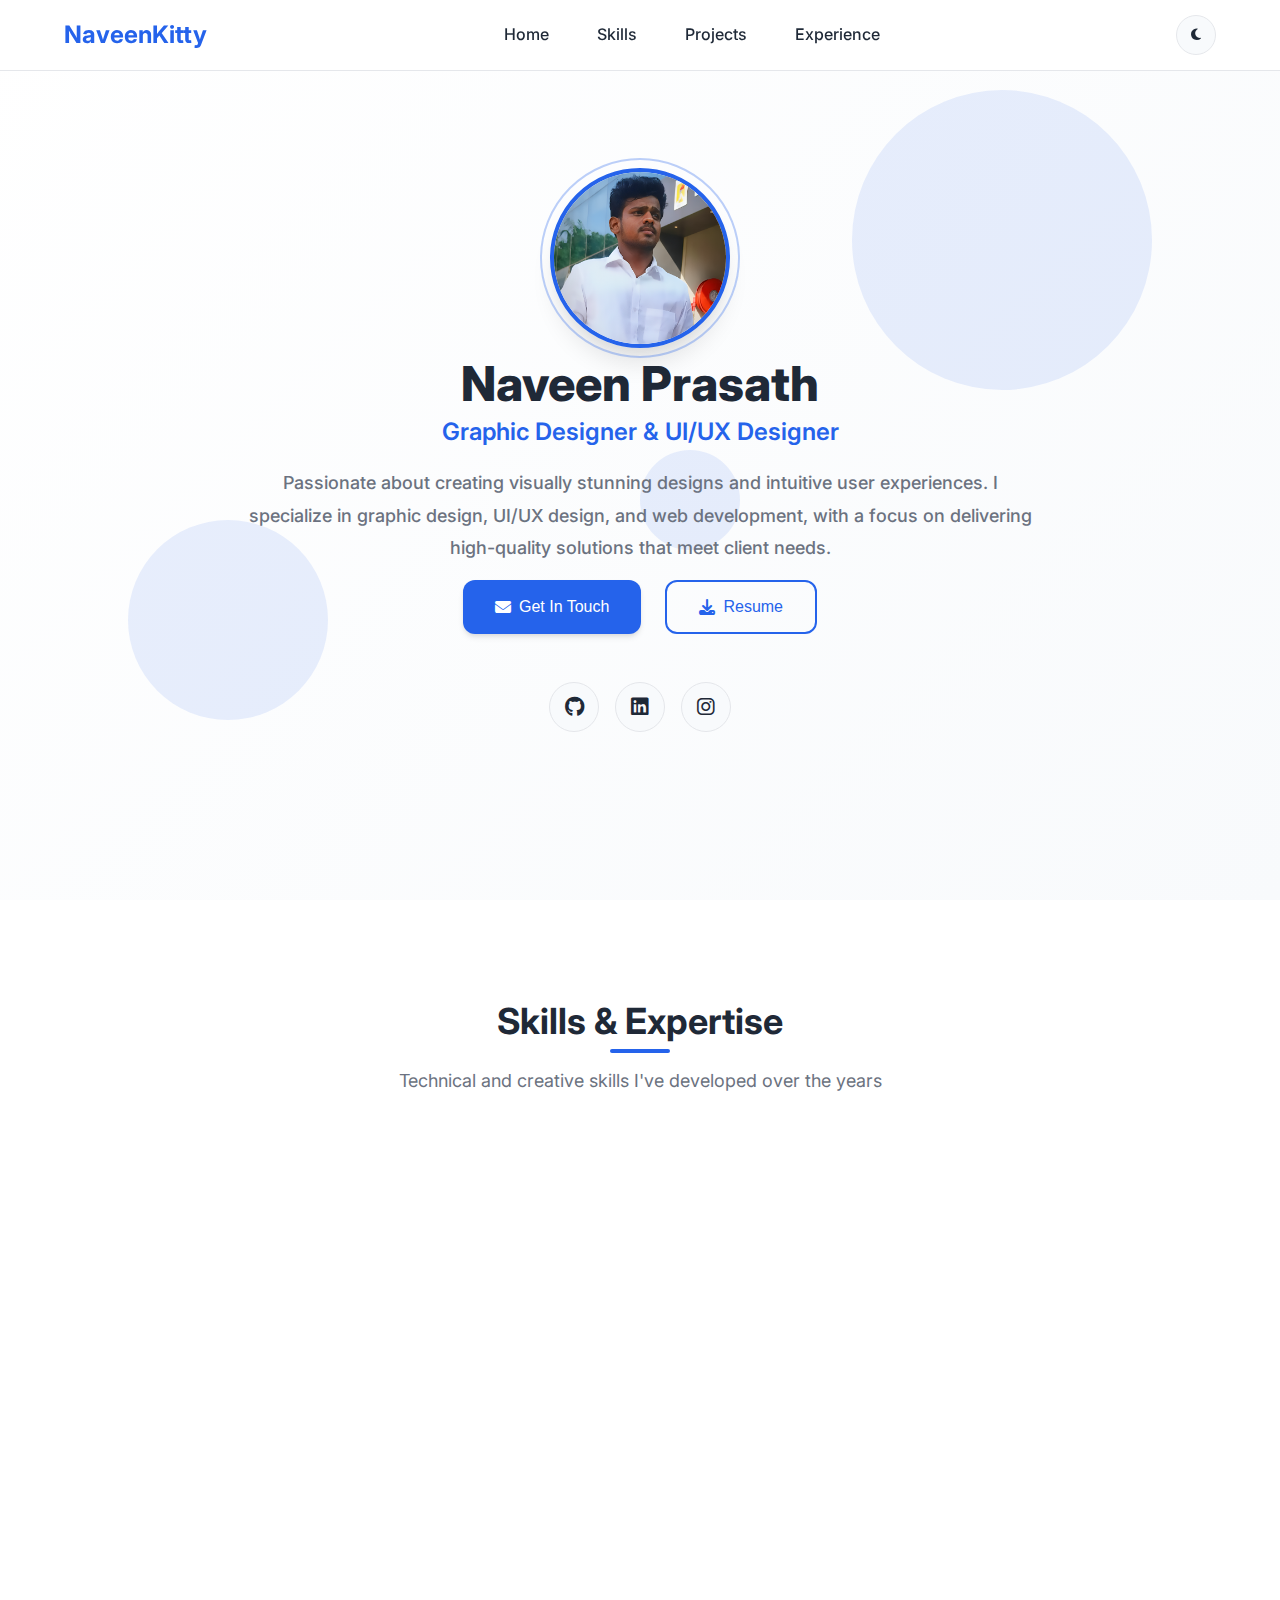
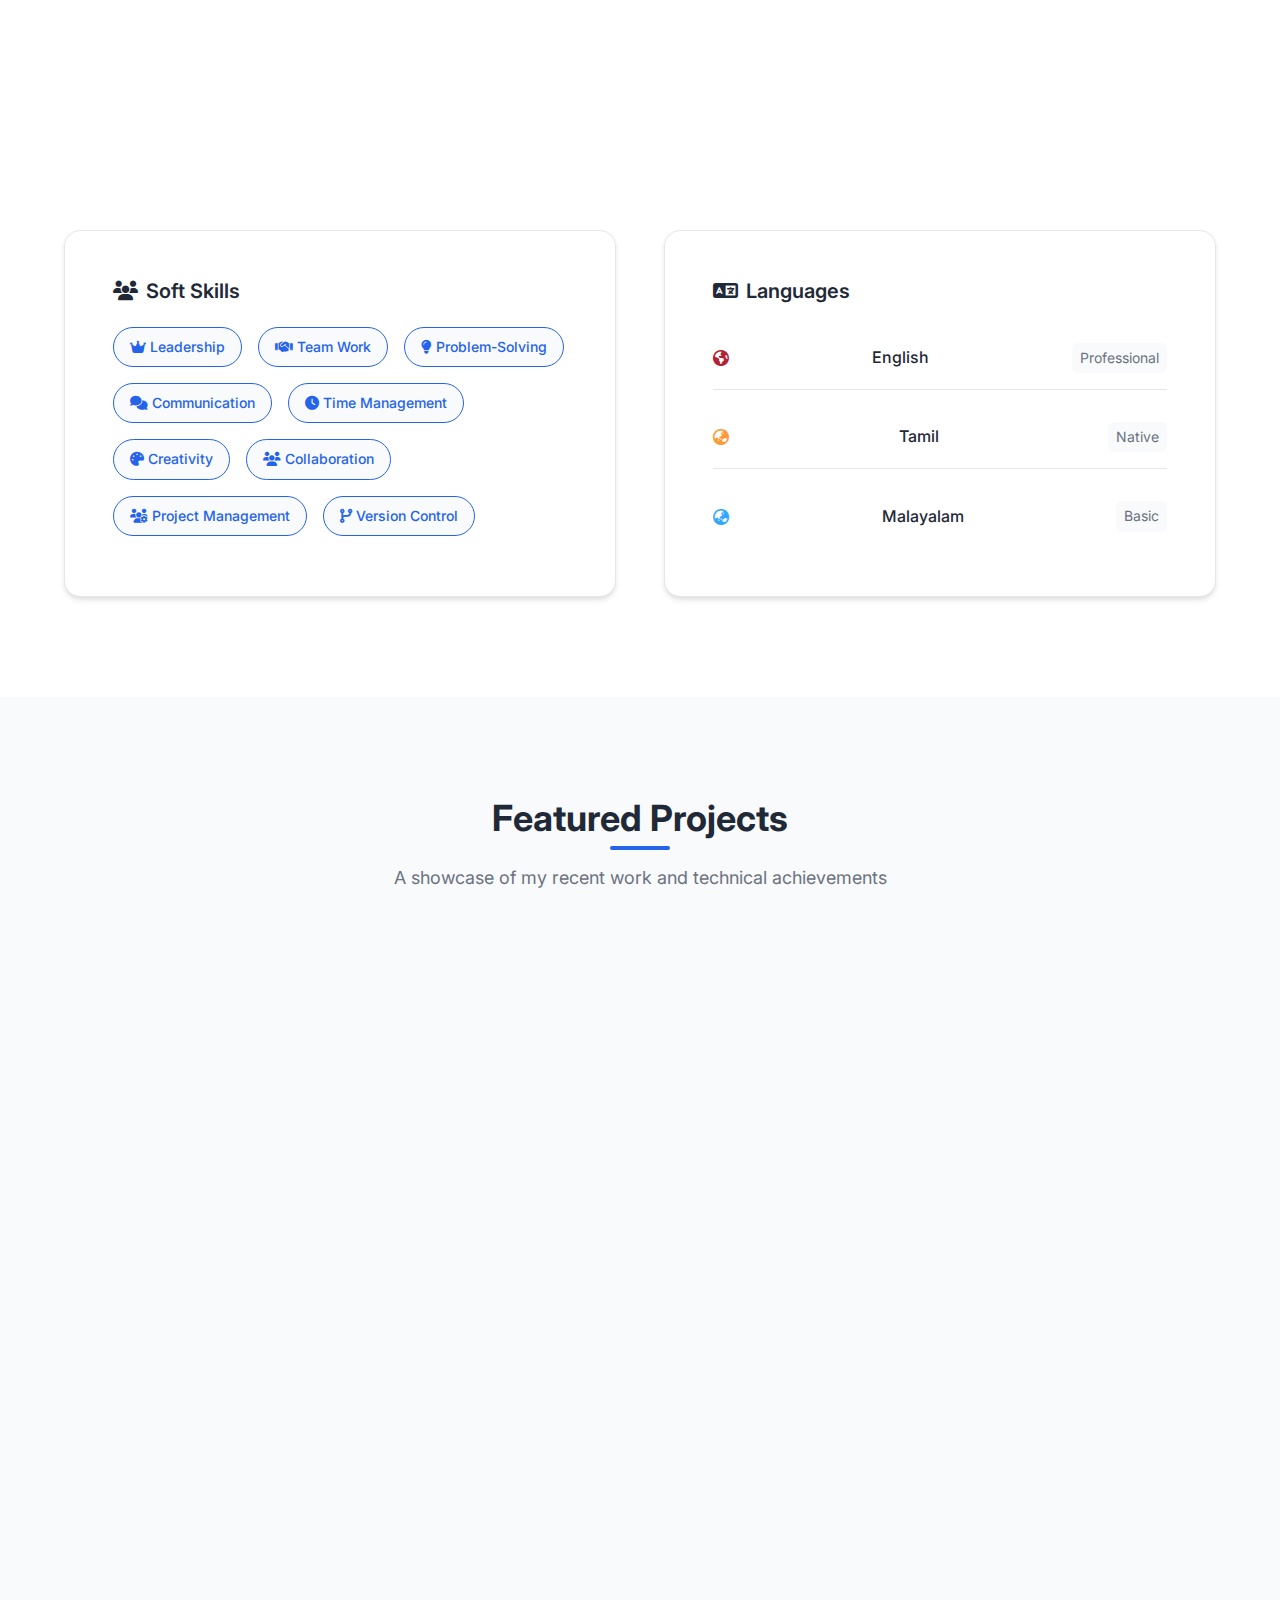
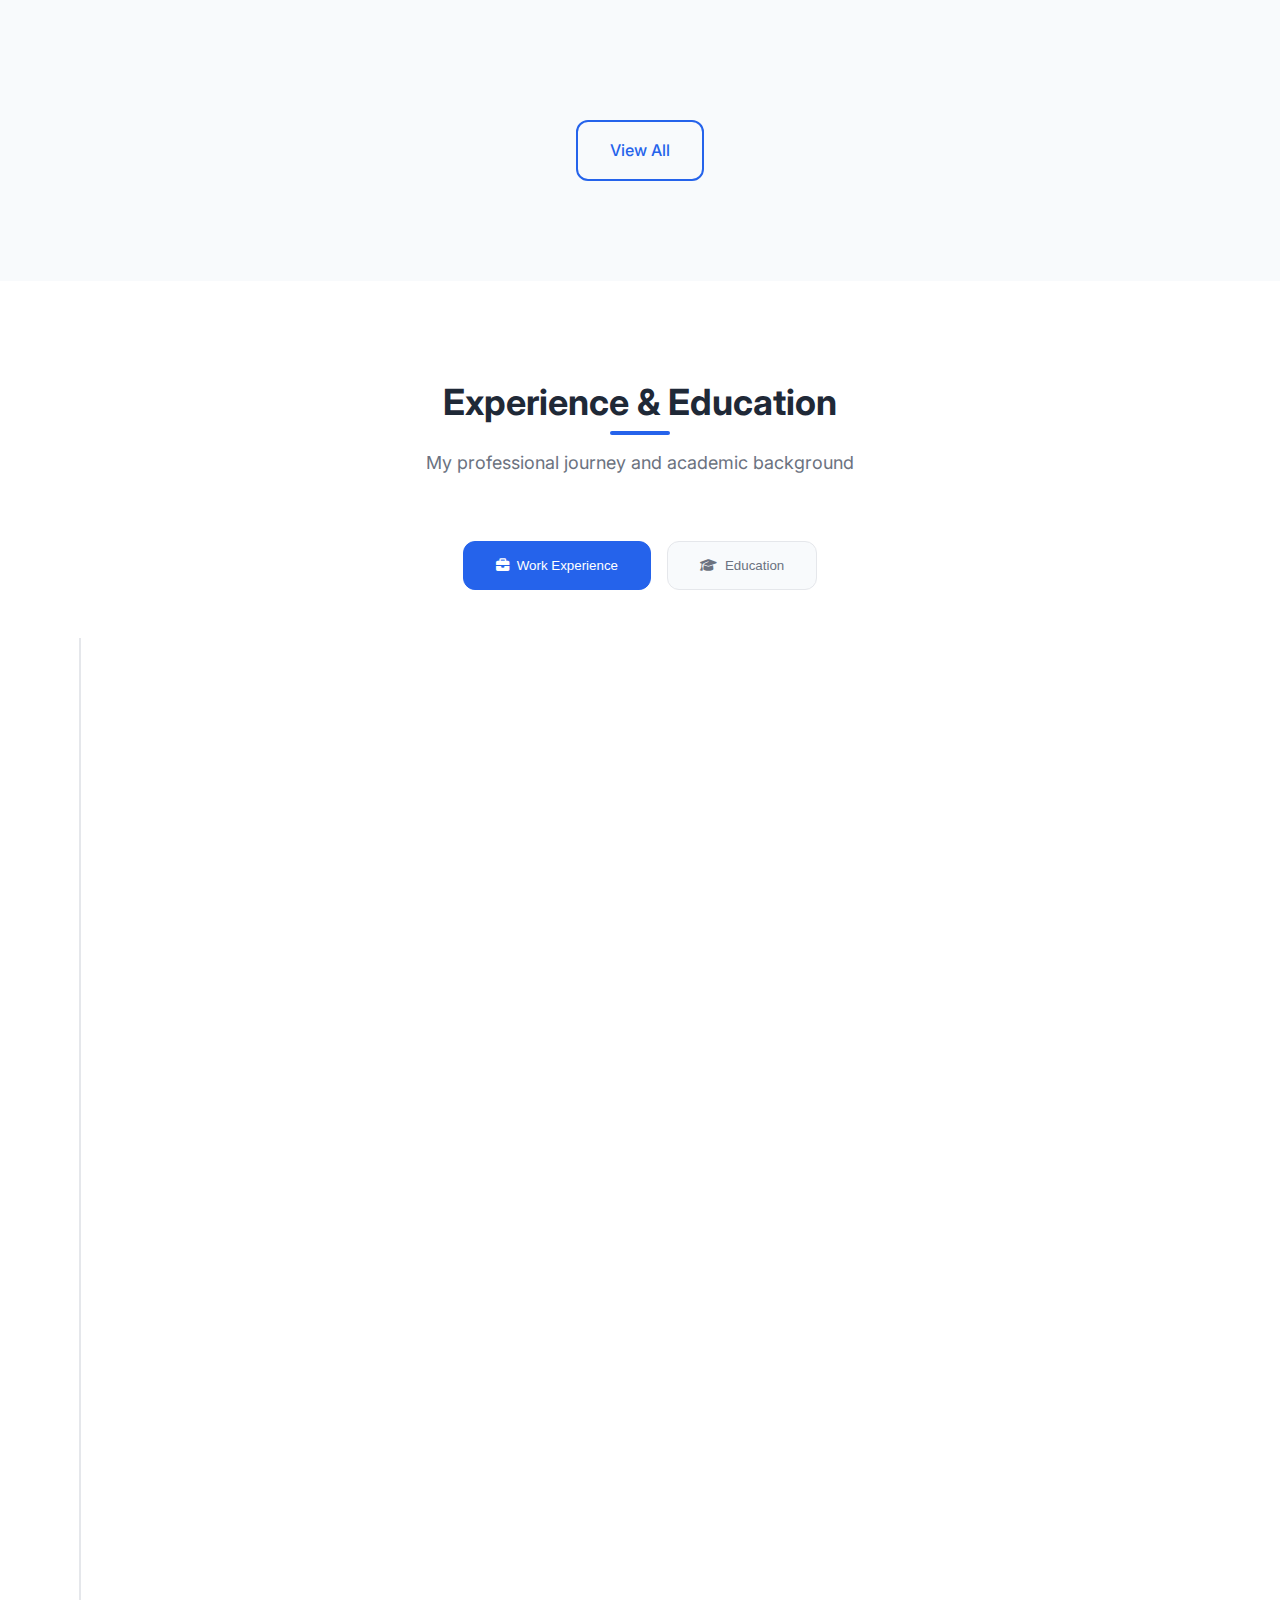
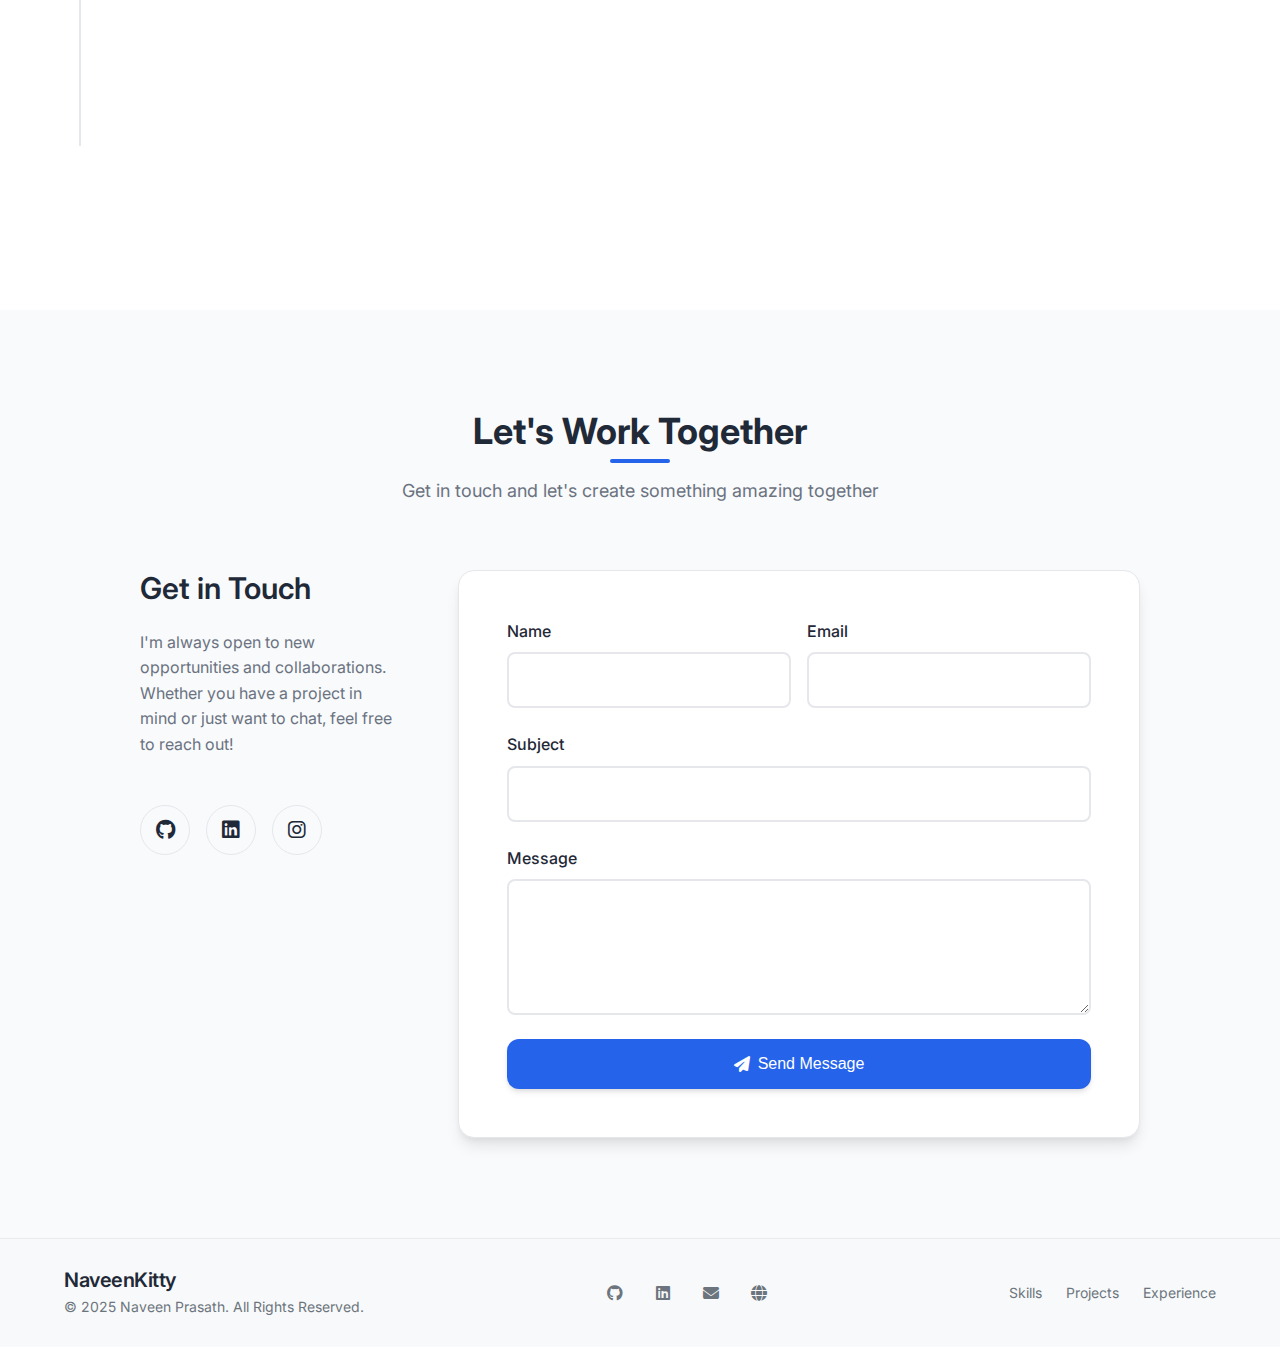
<file: index.html>
<!DOCTYPE html>
<html lang="en">
<head>
    <meta charset="UTF-8">
    <meta name="viewport" content="width=device-width, initial-scale=1.0">
    <title>Naveen Prasath-Portfolio</title>
    <link rel="icon" href="./assets/Icon.png" type="image/x-icon">
    <meta name="description" content="Naveen Prasath P - Passionate Graphic Designer & AI/ML Developer">
    <meta name="keywords" content="Naveen Prasath, Graphic Designer, AI/ML Developer, Web Developer, Portfolio">
    
    <!-- Font Awesome Icons -->
    <link rel="stylesheet" href="https://cdnjs.cloudflare.com/ajax/libs/font-awesome/6.4.0/css/all.min.css">

    <!-- Font Awesome CDN -->
    <link rel="stylesheet" href="https://cdnjs.cloudflare.com/ajax/libs/font-awesome/6.5.0/css/all.min.css" integrity="sha512-jQBUC+Jg3+ZcSp0O8U5XzqCl7e+5XYePb7k0yZmZqMR6oIvRxYV4cWHP+txAkN6JjcFjBeIJz0sRIBipxNL1NQ==" crossorigin="anonymous" referrerpolicy="no-referrer" />

    <!-- Google Fonts -->
    <link href="https://fonts.googleapis.com/css2?family=Inter:wght@300;400;500;600;700;800;900&display=swap" rel="stylesheet">
    
    <!-- Custom CSS -->
    <link rel="stylesheet" href="./style.css">
</head>
<body class="light-mode">
    <!-- Navigation -->
    <nav class="navbar" id="navbar">
        <div class="nav-container">
            <div class="nav-logo">
                <h2>NaveenKitty</h2>
            </div>
            <ul class="nav-menu" id="nav-menu">
                <li class="nav-item">
                    <a href="#home" class="nav-link">Home</a>
                </li>
                <li class="nav-item">
                    <a href="#skills" class="nav-link">Skills</a>
                </li>
                <li class="nav-item">
                    <a href="#projects" class="nav-link">Projects</a>
                </li>
                <li class="nav-item">
                    <a href="#experience" class="nav-link">Experience</a>
                </li>
            </ul>
            <div class="nav-actions">
                <button class="theme-toggle" id="theme-toggle" aria-label="Toggle theme" type="button" title="Toggle theme">
                    <i class="fas fa-sun" id="theme-icon"></i>
                </button>
                <div class="nav-toggle" id="nav-toggle">
                    <span class="bar"></span>
                    <span class="bar"></span>
                    <span class="bar"></span>
                </div>
            </div>
        </div>
    </nav>

    <!-- Hero Section -->
    <section class="hero" id="home">
        <div class="hero-bg">
            <div class="hero-shape shape-1"></div>
            <div class="hero-shape shape-2"></div>
            <div class="hero-shape shape-3"></div>
        </div>
        <div class="container">
            <div class="hero-content">
                <div class="hero-avatar">
                    <img src="./assets/me.png" alt="Naveen Prasath P" class="avatar-img">
                    <div class="avatar-ring"></div>
                </div>
                <h1 class="hero-title">Naveen Prasath </h1>                
                <p class="hero-subtitle">
                    <span class="subtitle-line">Graphic Designer & UI/UX Designer</span>
                </p>
                <p class="hero-description">
                    Passionate about creating visually stunning designs and intuitive user experiences. 
                    I specialize in graphic design, UI/UX design, and web development, with a focus on 
                    delivering high-quality solutions that meet client needs.
                </p>
                
                <div class="hero-buttons">
                    <button class="btn btn-primary" onclick="scrollToSection('contact')" type="button">
                        <i class="fas fa-envelope"></i>
                        <span>Get In Touch</span>
                    </button>
                    <button class="btn btn-outline" onclick="downloadResume()" type="button">
                        <i class="fas fa-download"></i>
                        <span>Resume</span>
                    </button>
                </div>
                <div class="hero-social">
                    <a href="https://github.com/NaveenKitty14" class="social-link" target="_blank" rel="noopener" title="GitHub">
                        <i class="fab fa-github"></i>
                    </a>
                    <a href="https://www.linkedin.com/in/naveen-prasath144/" class="social-link" target="_blank" rel="noopener" title="LinkedIn">
                        <i class="fab fa-linkedin"></i>
                    </a>
                    <a href="https://www.instagram.com/_naveen_nk._/" class="social-link" target="_blank" rel="noopener" title="Instagram">
                        <i class="fab fa-instagram"></i>
                    </a>
                </div>
            </div>
        </div>
    </section>

   <!-- Skills Section -->
<section class="skills section" id="skills">
    <div class="container">
        <div class="section-header">
            <h2 class="section-title">Skills & Expertise</h2>
            <p class="section-subtitle">Technical and creative skills I've developed over the years</p>
        </div>
        <div class="skills-content">
            <div class="skills-grid">
                <div class="skill-category">
                    <h3 class="category-title">
                        <i class="fas fa-laptop-code"></i>
                        Frontend
                    </h3>
                    <div class="skill-items">
                        <div class="skill-item">
                            <div class="skill-info">
                                <i class="fab fa-html5" style="color: #e34c26;"></i>
                                <span class="skill-name">HTML & CSS</span>
                            </div>
                        </div>
                        <div class="skill-item">
                            <div class="skill-info">
                                <i class="fab fa-js-square" style="color: #f7df1e;"></i>
                                <span class="skill-name">JavaScript</span>
                            </div>
                        </div>
                        <div class="skill-item">
                            <div class="skill-info">
                                <i class="fab fa-react" style="color: #61dafb;"></i>
                                <span class="skill-name">React</span>
                            </div>
                        </div>
                    </div>
                </div>
                
                <div class="skill-category">
                    <h3 class="category-title">
                        <i class="fas fa-server"></i>
                        Backend
                    </h3>
                    <div class="skill-items">
                        <div class="skill-item">
                            <div class="skill-info">
                                <i class="fab fa-python" style="color: #3776ab;"></i>
                                <span class="skill-name">Python</span>
                            </div>
                        </div>
                        <div class="skill-item">
                            <div class="skill-info">
                                <i class="fas fa-flask" style="color: #000000;"></i>
                                <span class="skill-name">Flask</span>
                            </div>
                        </div>
                        <div class="skill-item">
                            <div class="skill-info">
                                <i class="fas fa-leaf" style="color: #4db33d;"></i>
                                <span class="skill-name">MongoDB</span>
                            </div>
                        </div>
                    </div>
                </div>

                <div class="skill-category">
                    <h3 class="category-title">
                        <i class="fas fa-robot"></i>
                        AI/ML
                    </h3>
                    <div class="skill-items">
                        <div class="skill-item">
                            <div class="skill-info">
                                <i class="fas fa-brain" style="color: #ff6b6b;"></i>
                                <span class="skill-name">Machine Learning</span>
                            </div>
                        </div>
                        <div class="skill-item">
                            <div class="skill-info">
                                <i class="fas fa-project-diagram" style="color: #4ecdc4;"></i>
                                <span class="skill-name">Deep Learning</span>
                            </div>
                        </div>
                        <div class="skill-item">
                            <div class="skill-info">
                                <i class="fas fa-cube" style="color: #ff9500;"></i>
                                <span class="skill-name">TensorFlow</span>
                            </div>
                        </div>
                    </div>
                </div>

                <div class="skill-category">
                    <h3 class="category-title">
                        <i class="fas fa-paint-brush"></i>
                        Design
                    </h3>
                    <div class="skill-items">
                        <div class="skill-item">
                            <div class="skill-info">
                                <i class="fas fa-magic" style="color: #31a8ff;"></i>
                                <span class="skill-name">Photoshop</span>
                            </div>
                        </div>
                        <div class="skill-item">
                            <div class="skill-info">
                                <i class="fab fa-figma" style="color: #f24e1e;"></i>
                                <span class="skill-name">Figma</span>
                            </div>
                        </div>
                        <div class="skill-item">
                            <div class="skill-info">
                                <i class="fas fa-pencil-ruler" style="color: #673ab7;"></i>
                                <span class="skill-name">UI/UX</span>
                            </div>
                        </div>
                    </div>
                </div>
            </div>

            <div class="additional-skills">
                <div class="skill-section">
                    <h3 class="section-title-small">
                        <i class="fas fa-users"></i>
                        Soft Skills
                    </h3>
                    <div class="skill-tags">
                        <span class="skill-tag"><i class="fas fa-crown"></i> Leadership</span>
                        <span class="skill-tag"><i class="fas fa-handshake"></i> Team Work</span>
                        <span class="skill-tag"><i class="fas fa-lightbulb"></i> Problem-Solving</span>
                        <span class="skill-tag"><i class="fas fa-comments"></i> Communication</span>
                        <span class="skill-tag"><i class="fas fa-clock"></i> Time Management</span>
                        <span class="skill-tag"><i class="fas fa-palette"></i> Creativity</span>
                        <span class="skill-tag"><i class="fas fa-users"></i> Collaboration</span>
                        <span class="skill-tag"><i class="fas fa-users-cog"></i> Project Management</span>
                        <span class="skill-tag"><i class="fas fa-code-branch"></i> Version Control</span>
                    </div>
                </div>
                <div class="skill-section">
                    <h3 class="section-title-small">
                        <i class="fas fa-language"></i>
                        Languages
                    </h3>
                    <div class="language-items">
                        <div class="language-item">
                            <i class="fas fa-globe-americas" style="color: #b22234;"></i>
                            <span class="language-name">English</span>
                            <span class="language-level">Professional</span>
                        </div>
                        <div class="language-item">
                            <i class="fas fa-globe-asia" style="color: #ff9933;"></i>
                            <span class="language-name">Tamil</span>
                            <span class="language-level">Native</span>
                        </div>
                        <div class="language-item">
                            <i class="fas fa-globe-asia" style="color:#31a8ff;"></i>
                            <span class="language-name">Malayalam</span>
                            <span class="language-level">Basic</span>
                        </div>
                    </div>
                </div>
            </div>
        </div>
    </div>
</section>
<!-- Projects Section --> 
<section class="projects section" id="projects">
    <div class="container">
        <div class="section-header">
            <h2 class="section-title">Featured Projects</h2>
            <p class="section-subtitle">A showcase of my recent work and technical achievements</p>
        </div>
        <div class="projects-grid">
            <!-- Project 1 -->
            <div class="project-card">
                <div class="project-image">
                    <img src="./assets/recommendation system.jpg" alt="Movie Recommendation System" loading="lazy">
                    <div class="project-overlay">
                        <a href="https://github.com/NaveenKitty14/Recommendation-System.git" class="btn btn-view-project" target="_blank" rel="noopener">
                            <i class="fas fa-eye"></i>
                            <span>View Project</span>
                        </a>
                    </div>
                    <div class="project-badge">Featured</div>
                </div>
                <div class="project-content">
                    <h3 class="project-title">Movie Recommendation System</h3>
                    <div class="project-meta">
                        <span class="project-role"><i class="fas fa-user"></i> ML & Python Developer</span>
                        <span class="project-date"><i class="fas fa-calendar"></i> Apr 2024 - May 2024</span>
                    </div>
                    <p class="project-description">
                        Personalized movie recommendation system using IMDb data and hybrid filtering techniques, 
                        improving accuracy and relevance with data-driven analytics.
                    </p>
                    <div class="project-technologies">
                        <span class="tech-tag">TensorFlow</span>
                        <span class="tech-tag">Keras</span>
                        <span class="tech-tag">Python</span>
                        <span class="tech-tag">Sci-kit learn</span>
                    </div>
                </div>
            </div>

            <!-- Project 2 -->
            <div class="project-card">
                <div class="project-image">
                    <img src="./assets/Word-pix.png" alt="Word-Pix" loading="lazy">
                    <div class="project-overlay">
                        <a href="https://github.com/NaveenKitty14/Word-Pix.git" class="btn btn-view-project" target="_blank" rel="noopener">
                            <i class="fas fa-eye"></i>
                            <span>View Project</span>
                        </a>
                    </div>
                    <div class="project-badge">Featured</div>
                </div>
                <div class="project-content">
                    <h3 class="project-title">Word-Pix</h3>
                    <div class="project-meta">
                        <span class="project-role"><i class="fas fa-user"></i> Full-Stack Developer</span>
                        <span class="project-date"><i class="fas fa-calendar"></i> Sept 2024 - Oct 2024</span>
                    </div>
                    <p class="project-description">
                        AI-powered tool transforming text prompts into stunning AI-generated images for creative exploration 
                        with real-time feedback and preview features.
                    </p>
                    <div class="project-technologies">
                        <span class="tech-tag">Python</span>
                        <span class="tech-tag">Flask</span>
                        <span class="tech-tag">Gradio</span>
                        <span class="tech-tag">React</span>
                    </div>
                </div>
            </div>

            <!-- Project 3 -->
            <div class="project-card">
                <div class="project-image">
                    <img src="./assets/network intrusion detection system.jpg" alt="NIDS" loading="lazy">
                    <div class="project-overlay">
                        <a href="https://github.com/NaveenKitty14/NIDS-using-Transformer.git" class="btn btn-view-project" target="_blank" rel="noopener">
                            <i class="fas fa-eye"></i>
                            <span>View Project</span>
                        </a>
                    </div>
                    <div class="project-badge">Latest</div>
                </div>
                <div class="project-content">
                    <h3 class="project-title">NIDS - Network Intrusion Detection</h3>
                    <div class="project-meta">
                        <span class="project-role"><i class="fas fa-user"></i> Security Developer</span>
                        <span class="project-date"><i class="fas fa-calendar"></i> Jan 2025 - Mar 2025</span>
                    </div>
                    <p class="project-description">
                        Real-time Network Intrusion Detection System using Transformer-based deep learning to detect 
                        malicious activity in live network traffic.
                    </p>
                    <div class="project-technologies">
                        <span class="tech-tag">PyTorch</span>
                        <span class="tech-tag">Scapy</span>
                        <span class="tech-tag">Tkinter</span>
                        <span class="tech-tag">Python</span>
                    </div>
                </div>
            </div>

            <!-- View All Button -->
            <div class="projects-view-all">
                <a href="projects.html" class="btn btn-outline">View All</a>
            </div>
        </div>
    </div>
</section>

    <!-- Experience Section -->
    <section class="experience section" id="experience">
        <div class="container">
            <div class="section-header">
                <h2 class="section-title">Experience & Education</h2>
                <p class="section-subtitle">My professional journey and academic background</p>
            </div>
            
            <div class="experience-content">
                <div class="experience-tabs">
                    <button class="tab-button active" data-tab="work" type="button">
                        <i class="fas fa-briefcase"></i>
                        Work Experience
                    </button>
                    <button class="tab-button" data-tab="education" type="button">
                        <i class="fas fa-graduation-cap"></i>
                        Education
                    </button>
                </div>

                <div class="tab-content active" id="work">
                    <div class="timeline">
                        <div class="timeline-item">
                            <div class="timeline-marker"></div>
                            <div class="timeline-content">
                                <div class="timeline-header">
                                    <h3 class="position-title">Graphic Designer</h3>
                                    <span class="company-name">Bhogan Mediasoft</span>
                                    <span class="timeline-date">Jan 2025 - May 2025</span>
                                </div>
                                <p class="timeline-description">
                                    Created clear visuals and brand elements, designed for various media to boost user experience and support marketing initiatives.
                                </p>
                                <ul class="timeline-achievements">
                                    <li>Designed marketing materials for 10+ clients</li>
                                    <li>Improved user engagement by 25% through visual design</li>
                                    <li>Created cohesive brand identity systems</li>
                                </ul>
                                <div class="timeline-skills">
                                    <span class="skill-tag">Graphic Design</span>
                                    <span class="skill-tag">Brand Identity</span>
                                    <span class="skill-tag">Marketing Materials</span>
                                </div>
                            </div>
                        </div>

                        <div class="timeline-item">
                            <div class="timeline-marker"></div>
                            <div class="timeline-content">
                                <div class="timeline-header">
                                    <h3 class="position-title">Professional Service Director</h3>
                                    <span class="company-name">Rotaract Club of Coimbatore Royals</span>
                                    <span class="timeline-date">July 2024 - May 2025</span>
                                </div>
                                <p class="timeline-description">
                                    Managing professional service projects and documentation, coordinating community initiatives and team collaboration.
                                </p>
                                <ul class="timeline-achievements">
                                    <li>Led 5+ community service projects</li>
                                    <li>Managed project documentation and reporting</li>
                                    <li>Increased club participation by 40%</li>
                                </ul>
                                <div class="timeline-skills">
                                    <span class="skill-tag">Project Management</span>
                                    <span class="skill-tag">Leadership</span>
                                    <span class="skill-tag">Documentation</span>
                                </div>
                            </div>
                        </div>

                        <div class="timeline-item">
                            <div class="timeline-marker"></div>
                            <div class="timeline-content">
                                <div class="timeline-header">
                                    <h3 class="position-title">Photography Club Co-Ordinator</h3>
                                    <span class="company-name">Adept Association of Kathir College</span>
                                    <span class="timeline-date">Aug 2023 - July 2024</span>
                                </div>
                                <p class="timeline-description">
                                    Led workshops, organized exhibitions, and guided peers in developing photography skills and creative vision.
                                </p>
                                <ul class="timeline-achievements">
                                    <li>Organized 3 photography exhibitions</li>
                                    <li>Conducted workshops for 50+ students</li>
                                    <li>Improved club membership by 40%</li>
                                </ul>
                                <div class="timeline-skills">
                                    <span class="skill-tag">Photography</span>
                                    <span class="skill-tag">Event Management</span>
                                    <span class="skill-tag">Teaching</span>
                                </div>
                            </div>
                        </div>
                    </div>
                </div>

                <div class="tab-content" id="education">
                    <div class="education-grid">
                        <div class="education-card">
                            <div class="education-icon">
                                <i class="fas fa-university"></i>
                            </div>
                            <div class="education-content">
                                <h3 class="degree-title">B.Tech Artificial Intelligence and Data Science</h3>
                                <p class="institution-name">Kathir College of Engineering</p>
                                <p class="education-duration">2021 - 2025</p>
                                <p class="education-grade">Grade: 7.8 CGPA</p>
                                <p class="education-description">
                                    Specialized in AI/ML algorithms, data science techniques, and software development with focus on practical applications.
                                </p>
                                <div class="education-subjects">
                                    <span class="subject-tag">Machine Learning</span>
                                    <span class="subject-tag">Deep Learning</span>
                                    <span class="subject-tag">Computer Vision</span>
                                    <span class="subject-tag">Data Science</span>
                                </div>
                            </div>
                        </div>

                        <div class="education-card">
                            <div class="education-icon">
                                <i class="fas fa-school"></i>
                            </div>
                            <div class="education-content">
                                <h3 class="degree-title">Higher Secondary Education</h3>
                                <p class="institution-name">APS Academy Matric Hr Sec School</p>
                                <p class="education-duration">2020 - 2021</p>
                                <p class="education-grade">Grade: 70.2%</p>
                                <p class="education-description">
                                    Completed with focus on Mathematics, Physics, and Computer Science.
                                </p>
                                <div class="education-subjects">
                                    <span class="subject-tag">Mathematics</span>
                                    <span class="subject-tag">Physics</span>
                                    <span class="subject-tag">Chemistry</span>
                                    <span class="subject-tag">Computer Science</span>
                                </div>
                            </div>
                        </div>
                    </div>
                </div>
            </div>
        </div>
    </section>

    <!-- Contact Section -->
    <section class="contact section" id="contact">
        <div class="container">
            <div class="section-header">
                <h2 class="section-title">Let's Work Together</h2>
                <p class="section-subtitle">Get in touch and let's create something amazing together</p>
            </div>
            
            <div class="contact-content">
                <div class="contact-info">
                    <h3 class="contact-title">Get in Touch</h3>
                    <p class="contact-description">
                        I'm always open to new opportunities and collaborations. Whether you have a project in mind or just want to chat, feel free to reach out!
                    </p>
                    <div class="contact-social">
                        <div class="social-links">
                            <a href="https://github.com/NaveenKitty14" class="social-link" target="_blank" rel="noopener">
                                <i class="fab fa-github"></i>
                            </a>
                            <a href="https://linkedin.com/in/naveenkitty14" class="social-link" target="_blank" rel="noopener">
                                <i class="fab fa-linkedin"></i>
                            </a>
                            <a href="https://instagram.com/_naveen_nk._" class="social-link" target="_blank" rel="noopener">
                                <i class="fab fa-instagram"></i>
                            </a>
                        </div>
                    </div>
                </div>

                <div class="contact-form-container">
                    <form class="contact-form" id="contactForm">
                        <div class="form-row">
                            <div class="form-group">
                                <label for="name">Name</label>
                                <input type="text" id="name" name="name" required>
                            </div>
                            <div class="form-group">
                                <label for="email">Email</label>
                                <input type="email" id="email" name="email" required>
                            </div>
                        </div>
                        <div class="form-group">
                            <label for="subject">Subject</label>
                            <input type="text" id="subject" name="subject" required>
                        </div>
                        <div class="form-group">
                            <label for="message">Message</label>
                            <textarea id="message" name="message" rows="5" required></textarea>
                        </div>
                        <button type="submit" class="btn btn-primary btn-full">
                            <i class="fas fa-paper-plane"></i>
                            <span>Send Message</span>
                        </button>
                    </form>
                </div>
            </div>
        </div>
    </section>

<!-- Footer -->
<footer class="footer">
    <div class="container">
        <div class="footer-content">
            <div class="footer-brand">
                <h3 class="footer-logo">NaveenKitty</h3>
                <p class="footer-copyright">&copy; 2025 Naveen Prasath. All Rights Reserved.</p>
            </div>
            
            <div class="footer-social">
                <a href="https://github.com/NaveenKitty14" class="social-link" target="_blank" rel="noopener" title="GitHub">
                    <i class="fab fa-github"></i>
                </a>
                <a href="https://linkedin.com/in/naveenprasath144" class="social-link" target="_blank" rel="noopener" title="LinkedIn">
                    <i class="fab fa-linkedin"></i>
                </a>
                <a href="mailto:naveenprasath144@gmail.com" class="social-link" title="Email">
                    <i class="fas fa-envelope"></i>
                </a>
                <a href="localhost" class="social-link" target="_blank" rel="noopener" title="Website">
                    <i class="fas fa-globe"></i>
                </a>
            </div>
            
            <div class="footer-nav">
                <a href="#skills" class="footer-link">Skills</a>
                <a href="#projects" class="footer-link">Projects</a>
                <a href="#experience" class="footer-link">Experience</a>
            </div>
        </div>
    </div>
</footer>

    <!-- Scroll to Top Button -->
    <button class="scroll-top" id="scrollTop" type="button" title="Scroll to top">
        <i class="fas fa-chevron-up"></i>
    </button>

    <!-- Custom JavaScript -->
    <script src="./Script.js"></script>
</body>
</html>
</file>
<file: style.css>
/* CSS Variables for Theme */
:root {
    --primary-color: #2563eb;
    --secondary-color: #1e40af;
    --accent-color: #3b82f6;
    --success-color: #10b981;
    --warning-color: #f59e0b;
    --error-color: #ef4444;
    
    /* Light Theme */
    --bg-color: #ffffff;
    --surface-color: #f8fafc;
    --card-bg: #ffffff;
    --text-primary: #1f2937;
    --text-secondary: #6b7280;
    --text-muted: #9ca3af;
    --border-color: #e5e7eb;
    --shadow-color: rgba(0, 0, 0, 0.1);
    --navbar-bg: rgba(255, 255, 255, 0.95);
    
    /* Typography */
    --font-family: 'Inter', -apple-system, BlinkMacSystemFont, 'Segoe UI', Roboto, sans-serif;
    --font-size-xs: 0.75rem;
    --font-size-sm: 0.875rem;
    --font-size-base: 1rem;
    --font-size-lg: 1.125rem;
    --font-size-xl: 1.25rem;
    --font-size-2xl: 1.5rem;
    --font-size-3xl: 1.875rem;
    --font-size-4xl: 2.25rem;
    --font-size-5xl: 3rem;
    --font-size-6xl: 3.75rem;
    
    /* Spacing */
    --spacing-xs: 0.25rem;
    --spacing-sm: 0.5rem;
    --spacing-md: 1rem;
    --spacing-lg: 1.5rem;
    --spacing-xl: 2rem;
    --spacing-2xl: 3rem;
    --spacing-3xl: 4rem;
    
    /* Border Radius */
    --radius-sm: 0.375rem;
    --radius-md: 0.5rem;
    --radius-lg: 0.75rem;
    --radius-xl: 1rem;
    --radius-2xl: 1.5rem;
    --radius-full: 9999px;
    
    /* Shadows */
    --shadow-sm: 0 1px 2px 0 rgba(0, 0, 0, 0.05);
    --shadow-md: 0 4px 6px -1px rgba(0, 0, 0, 0.1), 0 2px 4px -1px rgba(0, 0, 0, 0.06);
    --shadow-lg: 0 10px 15px -3px rgba(0, 0, 0, 0.1), 0 4px 6px -2px rgba(0, 0, 0, 0.05);
    --shadow-xl: 0 20px 25px -5px rgba(0, 0, 0, 0.1), 0 10px 10px -5px rgba(0, 0, 0, 0.04);
    
    /* Transitions */
    --transition-fast: 0.15s ease;
    --transition-normal: 0.3s ease;
    --transition-slow: 0.5s ease;
}

/* Dark Theme */
body.dark-mode {
    --bg-color: #0f172a;
    --surface-color: #1e293b;
    --card-bg: #1e293b;
    --text-primary: #f8fafc;
    --text-secondary: #cbd5e1;
    --text-muted: #64748b;
    --border-color: #374151;
    --shadow-color: rgba(0, 0, 0, 0.3);
    --navbar-bg: rgba(15, 23, 42, 0.95);
}

/* Reset and Base Styles */
* {
    margin: 0;
    padding: 0;
    box-sizing: border-box;
}

html {
    scroll-behavior: smooth;
    font-size: 16px;
}

body {
    font-family: var(--font-family);
    line-height: 1.6;
    color: var(--text-primary);
    background-color: var(--bg-color);
    transition: background-color var(--transition-normal), color var(--transition-normal);
    overflow-x: hidden;
}

/* Container */
.container {
    max-width: 1200px;
    margin: 0 auto;
    padding: 0 var(--spacing-lg);
}

/* Typography */
h1, h2, h3, h4, h5, h6 {
    font-weight: 600;
    line-height: 1.2;
    color: var(--text-primary);
}

a {
    text-decoration: none;
    color: inherit;
    transition: color var(--transition-fast);
}

/* Buttons */
.btn {
    display: inline-flex;
    align-items: center;
    justify-content: center;
    gap: var(--spacing-sm);
    padding: var(--spacing-md) var(--spacing-xl);
    border-radius: var(--radius-lg);
    font-weight: 500;
    font-size: var(--font-size-base);
    text-decoration: none;
    transition: all var(--transition-normal);
    cursor: pointer;
    border: none;
    position: relative;
    overflow: hidden;
}

.btn::before {
    content: '';
    position: absolute;
    top: 0;
    left: -100%;
    width: 100%;
    height: 100%;
    background: linear-gradient(90deg, transparent, rgba(255, 255, 255, 0.2), transparent);
    transition: left var(--transition-slow);
}

.btn:hover::before {
    left: 100%;
}

.btn-primary {
    background: var(--primary-color);
    color: white;
    box-shadow: var(--shadow-md);
}

.btn-primary:hover {
    background: var(--secondary-color);
    transform: translateY(-2px);
    box-shadow: var(--shadow-lg);
}

.btn-outline {
    background: transparent;
    color: var(--primary-color);
    border: 2px solid var(--primary-color);
    align-self: center;
}

.btn-outline:hover {
    background: var(--primary-color);
    color: white;
    transform: translateY(-2px);
}

.btn-sm {
    padding: var(--spacing-md);
    font-size: var(--font-size-sm);
}

.btn-full {
    width: 100%;
}


/* Section Styles */
.section {
    padding: 100px 0;
}

.section-header {
    text-align: center;
    margin-bottom: var(--spacing-3xl);
    max-width: 800px;
    margin-left: auto;
    margin-right: auto;
}

.section-title {
    font-size: var(--font-size-4xl);
    font-weight: 700;
    color: var(--text-primary);
    margin-bottom: var(--spacing-lg);
    position: relative;
}

.section-title::after {
    content: '';
    position: absolute;
    bottom: -10px;
    left: 50%;
    transform: translateX(-50%);
    width: 60px;
    height: 4px;
    background: var(--primary-color);
    border-radius: var(--radius-full);
}

.section-subtitle {
    font-size: var(--font-size-lg);
    color: var(--text-secondary);
    line-height: 1.6;
    max-width: 600px;
    margin: 0 auto;
}

.section-title-small {
    font-size: var(--font-size-xl);
    font-weight: 600;
    color: var(--text-primary);
    margin-bottom: var(--spacing-lg);
    display: flex;
    align-items: center;
    gap: var(--spacing-sm);
}

/* Navigation */
.navbar {
    position: fixed;
    top: 0;
    width: 100%;
    background: var(--navbar-bg);
    backdrop-filter: blur(10px);
    z-index: 1000;
    transition: all var(--transition-normal);
    border-bottom: 1px solid var(--border-color);
}

.navbar.scrolled {
    background: var(--navbar-bg);
    box-shadow: var(--shadow-md);
}

.nav-container {
    max-width: 1200px;
    margin: 0 auto;
    padding: 0 var(--spacing-lg);
    display: flex;
    justify-content: space-between;
    align-items: center;
    height: 70px;
}

.nav-logo h2 {
    color: var(--primary-color);
    font-weight: 700;
    font-size: var(--font-size-2xl);
}

.nav-menu {
    display: flex;
    list-style: none;
    gap: var(--spacing-2xl);
}

.nav-link {
    color: var(--text-primary);
    font-weight: 500;
    transition: color var(--transition-fast);
    position: relative;
}

.nav-link:hover,
.nav-link.active {
    color: var(--primary-color);
}

.nav-link::after {
    content: '';
    position: absolute;
    bottom: -8px;
    left: 0;
    width: 0;
    height: 2px;
    background: var(--primary-color);
    transition: width var(--transition-fast);
}

.nav-link:hover::after,
.nav-link.active::after {
    width: 100%;
}

.nav-actions {
    display: flex;
    align-items: center;
    gap: var(--spacing-md);
}

.theme-toggle {
    width: 40px;
    height: 40px;
    border-radius: var(--radius-full);
    background: var(--surface-color);
    border: 1px solid var(--border-color);
    color: var(--text-primary);
    cursor: pointer;
    transition: all var(--transition-fast);
    display: flex;
    align-items: center;
    justify-content: center;
}

.theme-toggle:hover {
    background: var(--primary-color);
    color: white;
    transform: scale(1.1);
}

.nav-toggle {
    display: none;
    flex-direction: column;
    cursor: pointer;
}

.nav-toggle .bar {
    width: 25px;
    height: 3px;
    background: var(--text-primary);
    margin: 3px 0;
    transition: var(--transition-fast);
}

/* Hero Section */
.hero {
    min-height: 100vh;
    display: flex;
    align-items: center;
    justify-content: center;
    position: relative;
    overflow: hidden;
    background: linear-gradient(135deg, var(--bg-color) 0%, var(--surface-color) 100%);
}

.hero-bg {
    position: absolute;
    top: 0;
    left: 0;
    width: 100%;
    height: 100%;
    overflow: hidden;
}

.hero-shape {
    position: absolute;
    border-radius: var(--radius-full);
    background: var(--primary-color);
    opacity: 0.1;
    animation: float 6s ease-in-out infinite;
}

.hero-shape.shape-1 {
    width: 300px;
    height: 300px;
    top: 10%;
    right: 10%;
    animation-delay: 0s;
}

.hero-shape.shape-2 {
    width: 200px;
    height: 200px;
    bottom: 20%;
    left: 10%;
    animation-delay: 2s;
}

.hero-shape.shape-3 {
    width: 100px;
    height: 100px;
    top: 50%;
    left: 50%;
    animation-delay: 4s;
}

@keyframes float {
    0%, 100% { transform: translateY(0px) rotate(0deg); }
    50% { transform: translateY(-20px) rotate(180deg); }
}

.hero-content {
    text-align: center;
    position: relative;
    z-index: 1;
    max-width: 800px;
}

.hero-avatar {
    margin-bottom: var(--spacing-1xl);
    position: relative;
    display: inline-block;
}

.avatar-img {
    width: 180px;
    height: 180px;
    border-radius: var(--radius-full);
    object-fit: cover;
    border: 4px solid var(--primary-color);
    box-shadow: var(--shadow-xl);
    animation: fadeInUp 1s ease-out;
}

.avatar-ring {
    position: absolute;
    top: -10px;
    left: -10px;
    width: 200px;
    height: 200px;
    border-radius: var(--radius-full);
    border: 2px solid var(--primary-color);
    opacity: 0.3;
    animation: pulse 2s ease-in-out infinite;
}

@keyframes pulse {
    0% { transform: scale(1); opacity: 0.3; }
    50% { transform: scale(1.05); opacity: 0.1; }
    100% { transform: scale(1); opacity: 0.3; }
}

.hero-title {
    font-size: var(--font-size-5xl);
    font-weight: 800;
    color: var(--text-primary);
    margin-bottom: var(--spacing-1xl);
    animation: fadeInUp 1s ease-out 0.2s both;
}

.hero-subtitle {
    font-size: var(--font-size-2xl);
    color: var(--primary-color);
    margin-top: var(--spacing-1xl);
    font-weight: 600;
    animation: fadeInUp 1s ease-out 0.4s both;
}

.hero-description {
    font-size: var(--font-size-lg);
    color: var(--text-secondary);
    line-height: 1.8;
    font-weight: 500;
    margin-top: var(--spacing-md);
    margin-bottom: var(--spacing-md);
    animation: fadeInUp 1s ease-out 0.6s both;
}

.hero-contact-info {
    display: flex;
    flex-wrap: wrap;
    justify-content: center;
    gap: var(--spacing-xl);
    margin-bottom: var(--spacing-2xl);
    animation: fadeInUp 1s ease-out 0.8s both;
}

.contact-item {
    display: flex;
    align-items: center;
    gap: var(--spacing-sm);
    color: var(--text-secondary);
    font-size: var(--font-size-base);
}

.contact-item i {
    color: var(--primary-color);
    font-size: var(--font-size-lg);
}

.contact-item a {
    color: var(--text-secondary);
    transition: color var(--transition-fast);
}

.contact-item a:hover {
    color: var(--primary-color);
}

.hero-buttons {
    display: flex;
    gap: var(--spacing-lg);
    justify-content: center;
    flex-wrap: wrap;
    margin-bottom: var(--spacing-2xl);
    animation: fadeInUp 1s ease-out 1s both;
}

.hero-social {
    display: flex;
    justify-content: center;
    gap: var(--spacing-md);
    animation: fadeInUp 1s ease-out 1.2s both;
}

.social-link {
    width: 50px;
    height: 50px;
    border-radius: var(--radius-full);
    background: var(--surface-color);
    border: 1px solid var(--border-color);
    display: flex;
    align-items: center;
    justify-content: center;
    color: var(--text-primary);
    font-size: var(--font-size-xl);
    transition: all var(--transition-fast);
}

.social-link:hover {
    background: var(--primary-color);
    color: white;
    transform: translateY(-3px);
    box-shadow: var(--shadow-lg);
}

.scroll-indicator {
    position: absolute;
    bottom: 30px;
    left: 50%;
    transform: translateX(-50%);
    animation: bounce 2s infinite;
}

.scroll-arrow {
    width: 40px;
    height: 40px;
    border-radius: var(--radius-full);
    background: var(--primary-color);
    display: flex;
    align-items: center;
    justify-content: center;
    color: white;
    font-size: var(--font-size-lg);
}

@keyframes bounce {
    0%, 20%, 50%, 80%, 100% { transform: translateX(-50%) translateY(0); }
    40% { transform: translateX(-50%) translateY(-10px); }
    60% { transform: translateX(-50%) translateY(-5px); }
}

@keyframes fadeInUp {
    from {
        opacity: 0;
        transform: translateY(30px);
    }
    to {
        opacity: 1;
        transform: translateY(0);
    }
}
/* Skills Section */
.skills {
    background: var(--bg-color);
}

.skills-grid {
    display: grid;
    grid-template-columns: repeat(auto-fit, minmax(300px, 1fr));
    gap: var(--spacing-2xl);
    margin-bottom: var(--spacing-3xl);
}

.skill-category {
    background: var(--card-bg);
    padding: var(--spacing-2xl);
    border-radius: var(--radius-xl);
    border: 1px solid var(--border-color);
    box-shadow: var(--shadow-md);
    transition: all var(--transition-normal);
}

.skill-category:hover {
    transform: translateY(-5px);
    box-shadow: var(--shadow-lg);
}

.category-title {
    font-size: var(--font-size-xl);
    font-weight: 600;
    color: var(--text-primary);
    margin-bottom: var(--spacing-xl);
    text-align: center;
    display: center;
    align-items: center;
    justify-content: center;
    gap: var(--spacing-md); /* Increased gap for better spacing */
}

.category-title i {
    color: var(--primary-color);
    font-size: var(--font-size-lg);
    margin-right: 4px; /* Optional extra spacing */
}

.skill-items {
    display: flex;
    flex-direction: column;
    gap: var(--spacing-lg);
}

.skill-item {
    display: flex;
    flex-direction: column;
    gap: var(--spacing-sm);
}

.skill-info {
    display: flex;
    justify-content: space-between;
    align-items: center;
}

.skill-name {
    font-weight: 500;
    color: var(--text-primary);
}

.skill-level {
    font-size: var(--font-size-sm);
    color: var(--text-secondary);
    font-weight: 600;
}

.skill-bar {
    height: 8px;
    background: var(--surface-color);
    border-radius: var(--radius-full);
    overflow: hidden;
    position: relative;
}

.skill-progress {
    height: 100%;
    background: linear-gradient(90deg, var(--primary-color), var(--accent-color));
    border-radius: var(--radius-full);
    width: 0%;
    transition: width 1.5s ease-in-out;
    position: relative;
}

.skill-progress::after {
    content: '';
    position: absolute;
    top: 0;
    left: 0;
    right: 0;
    bottom: 0;
    background: linear-gradient(90deg, transparent, rgba(255, 255, 255, 0.3), transparent);
    animation: shimmer 2s infinite;
}

@keyframes shimmer {
    0% {
        transform: translateX(-100%);
    }
    100% {
        transform: translateX(100%);
    }
}

.additional-skills {
    display: grid;
    grid-template-columns: repeat(auto-fit, minmax(400px, 1fr));
    gap: var(--spacing-2xl);
}

.skill-section {
    background: var(--card-bg);
    padding: var(--spacing-2xl);
    border-radius: var(--radius-xl);
    border: 1px solid var(--border-color);
    box-shadow: var(--shadow-md);
}

.skill-tags {
    display: flex;
    flex-wrap: wrap;
    gap: var(--spacing-md);
}

.skill-tag {
    background: var(--surface-color);
    color: var(--primary-color);
    padding: var(--spacing-sm) var(--spacing-md);
    border-radius: var(--radius-full);
    font-size: var(--font-size-sm);
    font-weight: 500;
    border: 1px solid var(--primary-color);
    transition: all var(--transition-fast);
}

.skill-tag:hover {
    background: var(--primary-color);
    color: white;
    transform: translateY(-2px);
}

.language-items {
    display: flex;
    flex-direction: column;
    gap: var(--spacing-md);
}

.language-item {
    display: flex;
    justify-content: space-between;
    align-items: center;
    padding: var(--spacing-md) 0;
    border-bottom: 1px solid var(--border-color);
}

.language-item:last-child {
    border-bottom: none;
}

.language-name {
    font-weight: 500;
    color: var(--text-primary);
}

.language-level {
    font-size: var(--font-size-sm);
    color: var(--text-secondary);
    background: var(--surface-color);
    padding: var(--spacing-xs) var(--spacing-sm);
    border-radius: var(--radius-sm);
}
/* Projects Section */
.projects {
    background: var(--surface-color);
}

.projects-grid {
    display: grid;
    grid-template-columns: repeat(auto-fit, minmax(350px, 1fr));
    gap: var(--spacing-2xl);
}

.project-card {
    background: var(--card-bg);
    border-radius: var(--radius-xl);
    overflow: hidden;
    box-shadow: var(--shadow-md);
    transition: all var(--transition-normal);
    border: 1px solid var(--border-color);
    position: relative;
}

.project-card:hover {
    transform: translateY(-8px);
    box-shadow: var(--shadow-xl);
}

.project-image {
    position: relative;
    height: 250px;
    overflow: hidden;
}

.project-image img {
    width: 100%;
    height: 100%;
    object-fit: cover;
    transition: transform var(--transition-normal);
}

.project-card:hover .project-image img {
    transform: scale(1.05);
}

.project-overlay {
    position: absolute;
    top: 0;
    left: 0;
    right: 0;
    bottom: 0;
    background: rgba(0, 0, 0, 0.85);
    display: flex;
    align-items: center;
    justify-content: center;
    opacity: 0;
    transition: opacity var(--transition-normal);
    text-align: center;
}

.project-card:hover .project-overlay {
    opacity: 1;
}

.btn-view-project {
    background-color: var(--primary-color);
    color: white;
    padding: 0.75em 1.5em;
    font-size: 0.95rem;
    font-weight: 600;
    border: none;
    border-radius: var(--radius-lg);
    text-decoration: none;
    display: inline-flex;
    align-items: center;
    gap: 0.5em;
    transition: all 0.3s ease;
    box-shadow: 0 4px 12px rgba(0, 0, 0, 0.2);
}

.btn-view-project:hover {
    background-color: transparent;
    color: var(--primary-color);
    border: 2px solid var(--primary-color);
    transform: translateY(-2px);
}

.project-badge {
    position: absolute;
    top: var(--spacing-md);
    right: var(--spacing-md);
    background: var(--primary-color);
    color: white;
    padding: var(--spacing-xs) var(--spacing-sm);
    border-radius: var(--radius-sm);
    font-size: var(--font-size-xs);
    font-weight: 600;
    z-index: 1;
}

.project-content {
    padding: var(--spacing-xl);
}

.project-title {
    font-size: var(--font-size-xl);
    font-weight: 600;
    color: var(--text-primary);
    margin-bottom: var(--spacing-md);
}

.project-meta {
    display: flex;
    flex-wrap: wrap;
    gap: var(--spacing-lg);
    margin-bottom: var(--spacing-md);
    font-size: var(--font-size-sm);
}

.project-role,
.project-date {
    display: flex;
    align-items: center;
    gap: var(--spacing-xs);
    color: var(--text-secondary);
}

.project-role {
    color: var(--primary-color);
    font-weight: 500;
}

.project-description {
    color: var(--text-secondary);
    line-height: 1.6;
    margin-bottom: var(--spacing-lg);
}

.project-technologies {
    display: flex;
    flex-wrap: wrap;
    gap: var(--spacing-sm);
}

.tech-tag {
    background: var(--surface-color);
    color: var(--primary-color);
    padding: var(--spacing-xs) var(--spacing-sm);
    border-radius: var(--radius-sm);
    font-size: var(--font-size-xs);
    font-weight: 500;
    border: 1px solid var(--primary-color);
}

.projects-view-all {
    grid-column: 1 / -1;
    display: flex;
    justify-content: center;
    margin-top: var(--spacing-xl);
}

/* Experience Section */
.experience {
    background: var(--bg-color);
}

.experience-tabs {
    display: flex;
    justify-content: center;
    margin-bottom: var(--spacing-2xl);
    gap: var(--spacing-md);
    flex-wrap: wrap;
}

.tab-button {
    display: flex;
    align-items: center;
    gap: var(--spacing-sm);
    padding: var(--spacing-md) var(--spacing-xl);
    background: var(--surface-color);
    color: var(--text-secondary);
    border: 1px solid var(--border-color);
    border-radius: var(--radius-lg);
    cursor: pointer;
    transition: all var(--transition-fast);
    font-weight: 500;
}

.tab-button:hover,
.tab-button.active {
    background: var(--primary-color);
    color: white;
    border-color: var(--primary-color);
}

.tab-content {
    display: none;
}

.tab-content.active {
    display: block;
    animation: fadeIn 0.5s ease-in-out;
}

@keyframes fadeIn {
    from { opacity: 0; transform: translateY(20px); }
    to { opacity: 1; transform: translateY(0); }
}

.timeline {
    position: relative;
    padding-left: var(--spacing-2xl);
}

.timeline::before {
    content: '';
    position: absolute;
    left: 15px;
    top: 0;
    bottom: 0;
    width: 2px;
    background: var(--border-color);
}

.timeline-item {
    position: relative;
    margin-bottom: var(--spacing-3xl);
}

.timeline-marker {
    position: absolute;
    left: -27px;
    top: 0;
    width: 20px;
    height: 20px;
    background: var(--primary-color);
    border-radius: var(--radius-full);
    border: 4px solid var(--card-bg);
    box-shadow: 0 0 0 4px var(--border-color);
}

.timeline-content {
    background: var(--card-bg);
    padding: var(--spacing-xl);
    border-radius: var(--radius-xl);
    border: 1px solid var(--border-color);
    box-shadow: var(--shadow-md);
    transition: all var(--transition-normal);
}

.timeline-content:hover {
    box-shadow: var(--shadow-lg);
    transform: translateX(5px);
}

.timeline-header {
    margin-bottom: var(--spacing-md);
}

.position-title {
    font-size: var(--font-size-xl);
    font-weight: 600;
    color: var(--text-primary);
    margin-bottom: var(--spacing-xs);
}

.company-name {
    font-size: var(--font-size-lg);
    color: var(--primary-color);
    font-weight: 500;
    margin-bottom: var(--spacing-xs);
}

.timeline-date {
    display: inline-block;
    background: var(--primary-color);
    color: white;
    padding: var(--spacing-xs) var(--spacing-sm);
    border-radius: var(--radius-sm);
    font-size: var(--font-size-sm);
    font-weight: 500;
}

.timeline-description {
    color: var(--text-secondary);
    line-height: 1.6;
    margin-bottom: var(--spacing-md);
}

.timeline-achievements {
    margin: var(--spacing-md) 0;
    padding-left: var(--spacing-lg);
}

.timeline-achievements li {
    color: var(--text-secondary);
    margin-bottom: var(--spacing-sm);
    line-height: 1.5;
}

.timeline-skills {
    display: flex;
    flex-wrap: wrap;
    gap: var(--spacing-sm);
    margin-top: var(--spacing-md);
}

.education-grid {
    display: grid;
    grid-template-columns: repeat(auto-fit, minmax(450px, 1fr));
    gap: var(--spacing-2xl);
}

.education-card {
    display: flex;
    align-items: flex-start;
    gap: var(--spacing-lg);
    background: var(--card-bg);
    padding: var(--spacing-xl);
    border-radius: var(--radius-xl);
    border: 1px solid var(--border-color);
    box-shadow: var(--shadow-md);
    transition: all var(--transition-normal);
}

.education-card:hover {
    transform: translateY(-5px);
    box-shadow: var(--shadow-lg);
}

.education-icon {
    width: 60px;
    height: 60px;
    background: linear-gradient(135deg, var(--primary-color), var(--accent-color));
    border-radius: var(--radius-full);
    display: flex;
    align-items: center;
    justify-content: center;
    flex-shrink: 0;
}

.education-icon i {
    font-size: var(--font-size-xl);
    color: white;
}

.degree-title {
    font-size: var(--font-size-lg);
    font-weight: 600;
    color: var(--text-primary);
    margin-bottom: var(--spacing-xs);
}

.institution-name {
    font-size: var(--font-size-base);
    color: var(--primary-color);
    font-weight: 500;
    margin-bottom: var(--spacing-xs);
}

.education-duration,
.education-grade {
    font-size: var(--font-size-sm);
    color: var(--text-secondary);
    margin-bottom: var(--spacing-xs);
}

.education-description {
    color: var(--text-secondary);
    line-height: 1.5;
    margin: var(--spacing-sm) 0;
}

.education-subjects,
.subject-tag {
    display: flex;
    flex-wrap: wrap;
    gap: var(--spacing-sm);
    margin-top: var(--spacing-md);
}

.subject-tag {
    background: var(--surface-color);
    color: var(--primary-color);
    padding: var(--spacing-xs) var(--spacing-sm);
    border-radius: var(--radius-sm);
    font-size: var(--font-size-xs);
    font-weight: 500;
    border: 1px solid var(--primary-color);
}

.certifications-grid {
    display: grid;
    grid-template-columns: repeat(auto-fit, minmax(300px, 1fr));
    gap: var(--spacing-xl);
}

.certification-card {
    display: flex;
    align-items: flex-start;
    gap: var(--spacing-md);
    background: var(--card-bg);
    padding: var(--spacing-xl);
    border-radius: var(--radius-xl);
    border: 1px solid var(--border-color);
    box-shadow: var(--shadow-md);
    transition: all var(--transition-normal);
}

.certification-card:hover {
    transform: translateY(-5px);
    box-shadow: var(--shadow-lg);
}

.cert-icon {
    width: 50px;
    height: 50px;
    background: linear-gradient(135deg, var(--primary-color), var(--accent-color));
    border-radius: var(--radius-full);
    display: flex;
    align-items: center;
    justify-content: center;
    flex-shrink: 0;
}

.cert-icon i {
    font-size: var(--font-size-lg);
    color: white;
}

.cert-title {
    font-size: var(--font-size-base);
    font-weight: 600;
    color: var(--text-primary);
    margin-bottom: var(--spacing-xs);
}

.cert-issuer {
    font-size: var(--font-size-sm);
    color: var(--primary-color);
    font-weight: 500;
    margin-bottom: var(--spacing-xs);
}

.cert-date {
    font-size: var(--font-size-xs);
    color: var(--text-secondary);
    margin-bottom: var(--spacing-sm);
}

.cert-description {
    font-size: var(--font-size-sm);
    color: var(--text-secondary);
    line-height: 1.5;
}

/* Contact Section */
.contact {
    background: var(--surface-color);
}

.contact-content {
    display: grid;
    grid-template-columns: 1fr 1fr;
    gap: var(--spacing-3xl);
    max-width: 1000px;
    margin: 0 auto;
}

.contact-title {
    font-size: var(--font-size-3xl);
    font-weight: 600;
    color: var(--text-primary);
    margin-bottom: var(--spacing-lg);
}

.contact-description {
    color: var(--text-secondary);
    line-height: 1.6;
    margin-bottom: var(--spacing-2xl);
}

.contact-items {
    margin-bottom: var(--spacing-2xl);
}

.contact-item {
    display: flex;
    align-items: center;
    gap: var(--spacing-md);
    margin-bottom: var(--spacing-xl);
}

.contact-icon {
    width: 60px;
    height: 60px;
    background: linear-gradient(135deg, var(--primary-color), var(--accent-color));
    border-radius: var(--radius-full);
    display: flex;
    align-items: center;
    justify-content: center;
    flex-shrink: 0;
}

.contact-icon i {
    font-size: var(--font-size-xl);
    color: white;
}

.contact-details h4 {
    font-size: var(--font-size-lg);
    font-weight: 600;
    color: var(--text-primary);
    margin-bottom: var(--spacing-xs);
}

.contact-details a,
.contact-details span {
    color: var(--text-secondary);
    transition: color var(--transition-fast);
}

.contact-details a:hover {
    color: var(--primary-color);
}

.contact-social {
    margin-top: var(--spacing-xl);
}

.contact-social h4 {
    font-size: var(--font-size-lg);
    font-weight: 600;
    color: var(--text-primary);
    margin-bottom: var(--spacing-md);
}

.social-links {
    display: flex;
    gap: var(--spacing-md);
}

.contact-form-container {
    background: var(--card-bg);
    padding: var(--spacing-2xl);
    border-radius: var(--radius-xl);
    box-shadow: var(--shadow-lg);
    border: 1px solid var(--border-color);
}

.contact-form {
    display: flex;
    flex-direction: column;
    gap: var(--spacing-lg);
}

.form-row {
    display: grid;
    grid-template-columns: 1fr 1fr;
    gap: var(--spacing-md);
}

.form-group {
    display: flex;
    flex-direction: column;
    gap: var(--spacing-sm);
}

.form-group label {
    font-weight: 500;
    color: var(--text-primary);
}

.form-group input,
.form-group textarea {
    padding: var(--spacing-md);
    border: 2px solid var(--border-color);
    border-radius: var(--radius-md);
    font-size: var(--font-size-base);
    transition: border-color var(--transition-fast);
    font-family: inherit;
    background: var(--bg-color);
    color: var(--text-primary);
}

.form-group input:focus,
.form-group textarea:focus {
    outline: none;
    border-color: var(--primary-color);
}

.form-group textarea {
    resize: vertical;
    min-height: 120px;
}

/* Footer */
.footer {
    background: #f8f9fa;
    border-top: 1px solid #e9ecef;
    padding: var(--spacing-lg) 0;
    margin-top: auto;
}

.footer-content {
    display: flex;
    align-items: center;
    justify-content: space-between;
    flex-wrap: wrap;
    gap: var(--spacing-lg);
    min-height: 60px;
}

.footer-brand {
    display: flex;
    flex-direction: column;
    gap: 4px;
}

.footer-logo {
    font-size: var(--font-size-xl);
    font-weight: 600;
    color: var(--text-primary);
    margin: 0;
    letter-spacing: -0.025em;
}

.footer-copyright {
    font-size: var(--font-size-sm);
    color: #6c757d;
    margin: 0;
    font-weight: 400;
}

.footer-social {
    display: flex;
    align-items: center;
    gap: var(--spacing-md);
}

.footer-social .social-link {
    width: 32px;
    height: 32px;
    display: flex;
    align-items: center;
    justify-content: center;
    color: #6c757d;
    background: transparent;
    border: none;
    border-radius: 6px;
    transition: all var(--transition-fast);
    text-decoration: none;
    font-size: 16px;
}

.footer-social .social-link:hover {
    color: var(--text-primary);
    background: #e9ecef;
    transform: translateY(-1px);
}

.footer-nav {
    display: flex;
    align-items: center;
    gap: var(--spacing-lg);
}

.footer-link {
    color: #6c757d;
    text-decoration: none;
    font-size: var(--font-size-sm);
    font-weight: 400;
    transition: color var(--transition-fast);
    white-space: nowrap;
}

.footer-link:hover {
    color: var(--text-primary);
}

.back-to-top {
    font-weight: 500;
}

/* Responsive Design */
@media (max-width: 768px) {
    .footer-content {
        flex-direction: column;
        text-align: center;
        gap: var(--spacing-md);
    }
    
    .footer-nav {
        gap: var(--spacing-md);
        flex-wrap: wrap;
        justify-content: center;
    }
    
    .footer-brand {
        text-align: center;
    }
}

@media (max-width: 480px) {
    .footer-nav {
        flex-direction: column;
        gap: var(--spacing-sm);
    }
    
    .footer-social {
        gap: var(--spacing-sm);
    }
}

/* Scroll to Top Button */
.scroll-top {
    position: fixed;
    bottom: 30px;
    right: 30px;
    width: 60px;
    height: 60px;
    background: var(--primary-color);
    color: white;
    border: none;
    border-radius: var(--radius-full);
    font-size: var(--font-size-xl);
    cursor: pointer;
    opacity: 0;
    visibility: hidden;
    transition: all var(--transition-normal);
    z-index: 1000;
    box-shadow: var(--shadow-lg);
}

.scroll-top.show {
    opacity: 1;
    visibility: visible;
}

.scroll-top:hover {
    background: var(--secondary-color);
    transform: translateY(-3px);
    box-shadow: var(--shadow-xl);
}

/* Responsive Design */
@media (max-width: 768px) {
    .nav-menu {
        position: fixed;
        left: -100%;
        top: 70px;
        flex-direction: column;
        background-color: var(--navbar-bg);
        width: 100%;
        text-align: center;
        transition: left var(--transition-normal);
        box-shadow: var(--shadow-lg);
        padding: var(--spacing-lg) 0;
        gap: var(--spacing-lg);
        backdrop-filter: blur(10px);
    }

    .nav-menu.active {
        left: 0;
    }

    .nav-toggle {
        display: flex;
    }

    .nav-toggle.active .bar:nth-child(2) {
        opacity: 0;
    }

    .nav-toggle.active .bar:nth-child(1) {
        transform: translateY(8px) rotate(45deg);
    }

    .nav-toggle.active .bar:nth-child(3) {
        transform: translateY(-8px) rotate(-45deg);
    }

    .hero-title {
        font-size: var(--font-size-4xl);
    }

    .hero-subtitle {
        font-size: var(--font-size-xl);
    }

    .hero-buttons {
        flex-direction: column;
        align-items: center;
    }

    .hero-contact-info {
        flex-direction: column;
        gap: var(--spacing-md);
    }

    .section-title {
        font-size: var(--font-size-3xl);
    }

    .about-grid {
        grid-template-columns: 1fr;
    }

    .skills-grid {
        grid-template-columns: 1fr;
    }

    .additional-skills {
        grid-template-columns: 1fr;
    }

    .projects-grid {
        grid-template-columns: 1fr;
    }

    .contact-content {
        grid-template-columns: 1fr;
        gap: var(--spacing-2xl);
    }

    .form-row {
        grid-template-columns: 1fr;
    }

    .education-grid {
        grid-template-columns: 1fr;
    }

    .certifications-grid {
        grid-template-columns: 1fr;
    }

    .footer-content {
        grid-template-columns: 1fr;
        text-align: center;
    }

    .timeline {
        padding-left: var(--spacing-lg);
    }

    .timeline-marker {
        left: -20px;
    }

    .experience-tabs {
        flex-direction: column;
        align-items: center;
    }

    .tab-button {
        width: 100%;
        max-width: 300px;
        justify-content: center;
    }

    .avatar-img {
        margin-top: var(--spacing-3xl);
        width: 150px;
        height: 150px;
    }

    .avatar-ring {
        margin-top: var(--spacing-3xl);
        width: 170px;
        height: 170px;
        top: -10px;
        left: -10px;
    }

    .projects-view-all {
        margin-top: var(--spacing-lg);
        padding: 0 var(--spacing-md);
    }

    .projects-view-all .btn {
        width: 100%;
        text-align: center;
        justify-content: center;
        padding: 0.75em 1em;
        font-size: 1rem;
    }
}

@media (max-width: 480px) {
    .container {
        padding: 0 var(--spacing-md);
    }

    .section {
        padding: var(--spacing-3xl) 0;
    }

    .hero-title {
        font-size: var(--font-size-3xl);
    }

    .hero-subtitle {
        font-size: var(--font-size-lg);
    }

    .section-title {
        font-size: var(--font-size-2xl);
    }

    .about-card {
        padding: var(--spacing-lg);
    }

    .skill-category {
        padding: var(--spacing-lg);
    }

    .project-card {
        margin: 0 var(--spacing-sm);
    }

    .timeline-content {
        padding: var(--spacing-lg);
    }

    .contact-form-container {
        padding: var(--spacing-lg);
    }

    .education-card {
        flex-direction: column;
        text-align: center;
    }

    .certification-card {
        flex-direction: column;
        text-align: center;
    }

    .contact-item {
        flex-direction: column;
        text-align: center;
    }

    .scroll-top {
        width: 50px;
        height: 50px;
        bottom: 20px;
        right: 20px;
    }

     .projects-view-all {
        margin-top: var(--spacing-md);
    }

    .projects-view-all .btn {
        font-size: 0.95rem;
        padding: 0.65em 1em;
    }
}

/* Animation Classes */
.fade-in {
    opacity: 0;
    transform: translateY(30px);
    transition: all var(--transition-slow);
}

.fade-in.visible {
    opacity: 1;
    transform: translateY(0);
}

.slide-in-left {
    opacity: 0;
    transform: translateX(-50px);
    transition: all var(--transition-slow);
}

.slide-in-left.visible {
    opacity: 1;
    transform: translateX(0);
}

.slide-in-right {
    opacity: 0;
    transform: translateX(50px);
    transition: all var(--transition-slow);
}

.slide-in-right.visible {
    opacity: 1;
    transform: translateX(0);
}

/* Print Styles */
@media print {
    .navbar,
    .scroll-top,
    .hero-buttons,
    .hero-social,
    .contact-form-container {
        display: none;
    }

    .section {
        padding: var(--spacing-lg) 0;
    }

    .hero {
        min-height: 0;
        padding: var(--spacing-lg) 0;
    }

    body {
        font-size: 12pt;
        line-height: 1.4;
    }

    h1, h2, h3 {
        page-break-after: avoid;
    }

    .project-card,
    .about-card,
    .timeline-item {
        page-break-inside: avoid;
    }
}

/* High contrast mode */
@media (prefers-contrast: high) {
    :root {
        --shadow-color: rgba(0, 0, 0, 0.5);
        --border-color: #000000;
    }

    body.dark-mode {
        --shadow-color: rgba(255, 255, 255, 0.3);
        --border-color: #ffffff;
    }
}

/* Reduced motion */
@media (prefers-reduced-motion: reduce) {
    * {
        animation-duration: 0.01ms !important;
        animation-iteration-count: 1 !important;
        transition-duration: 0.01ms !important;
        scroll-behavior: auto !important;
    }
}
</file>
